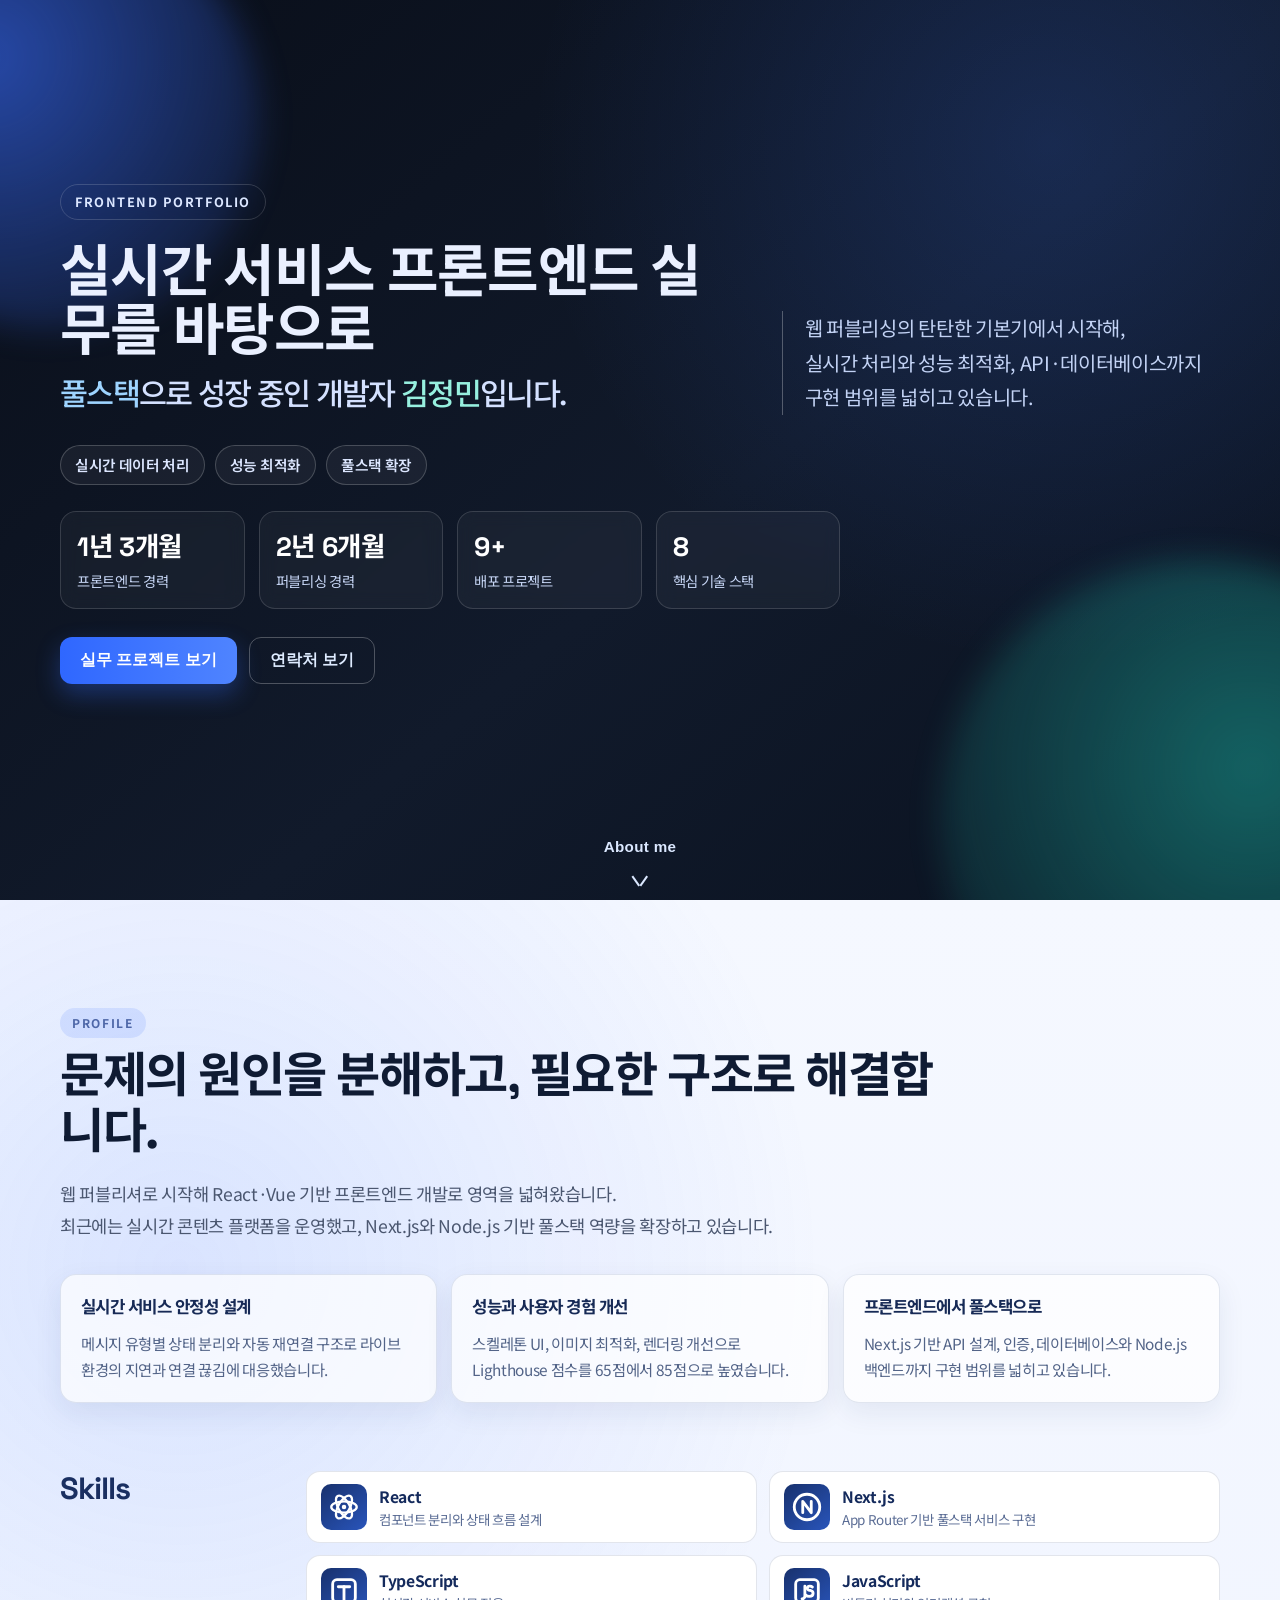
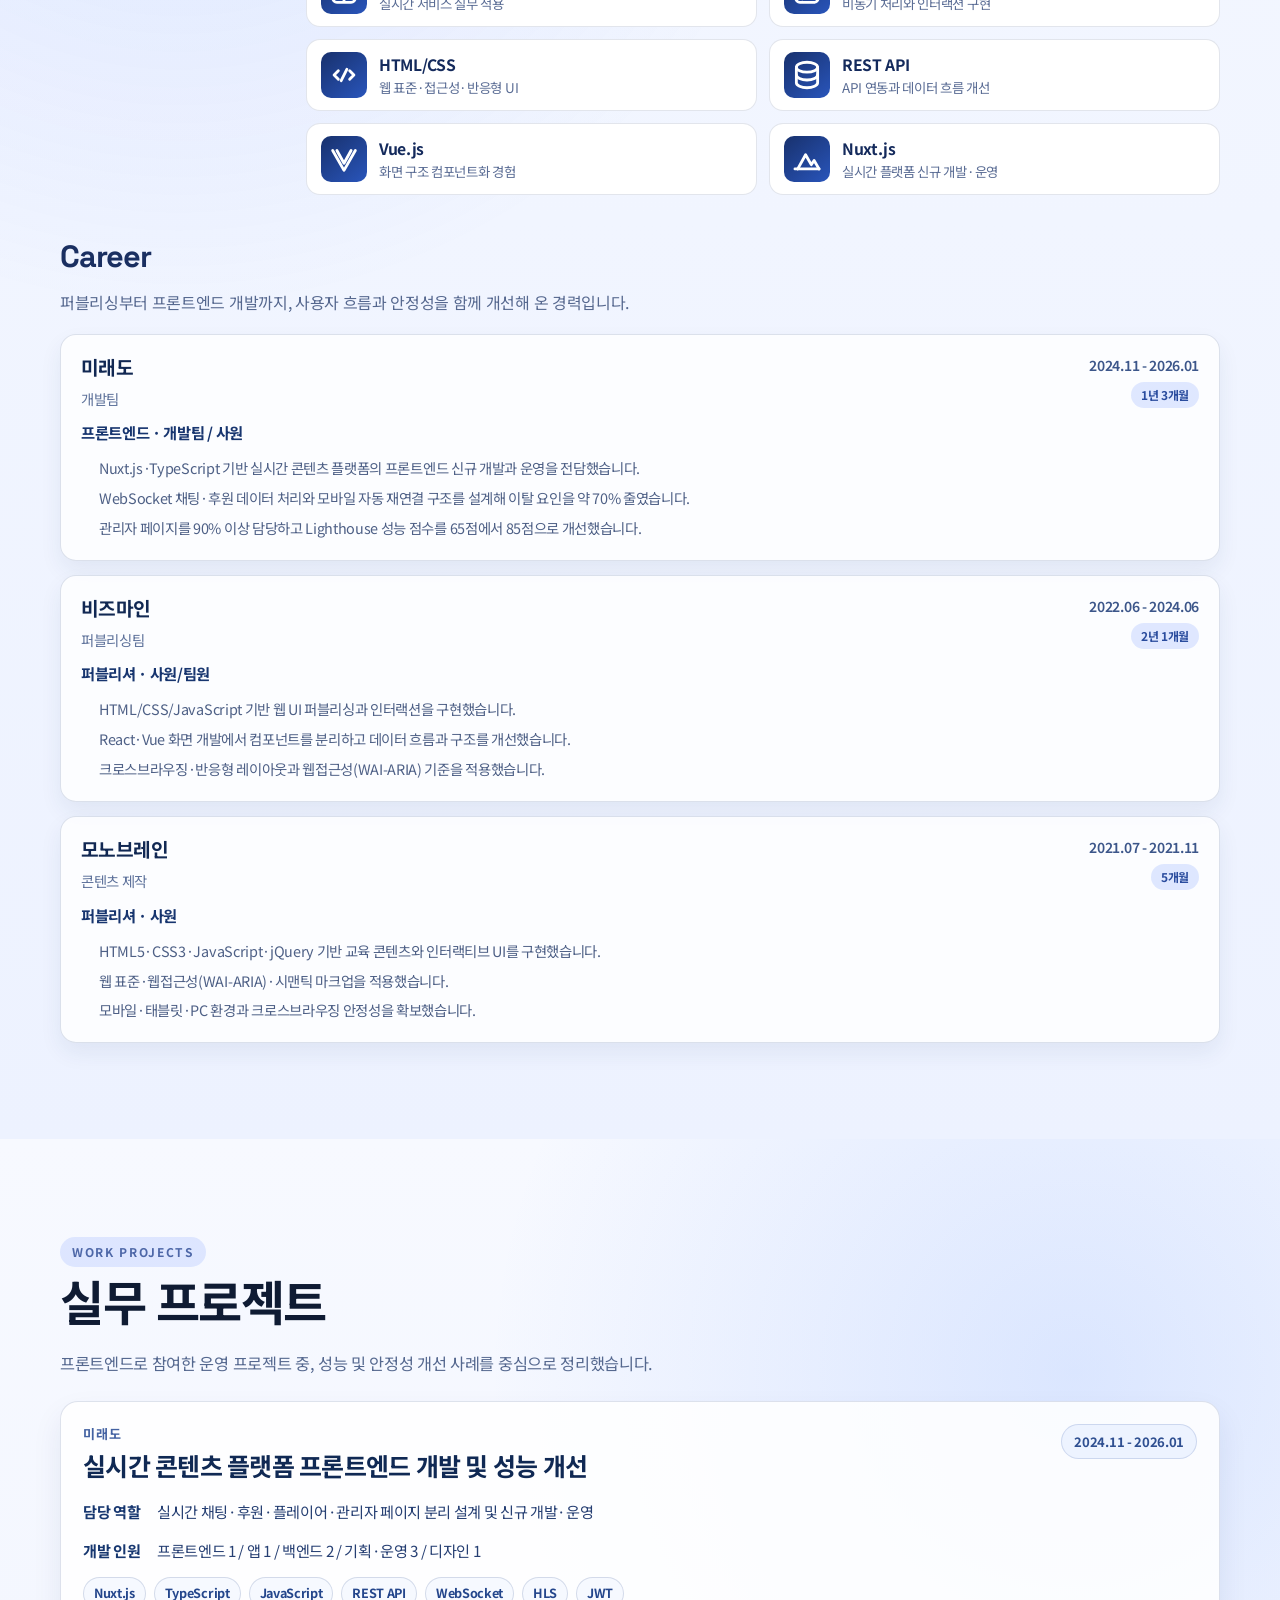
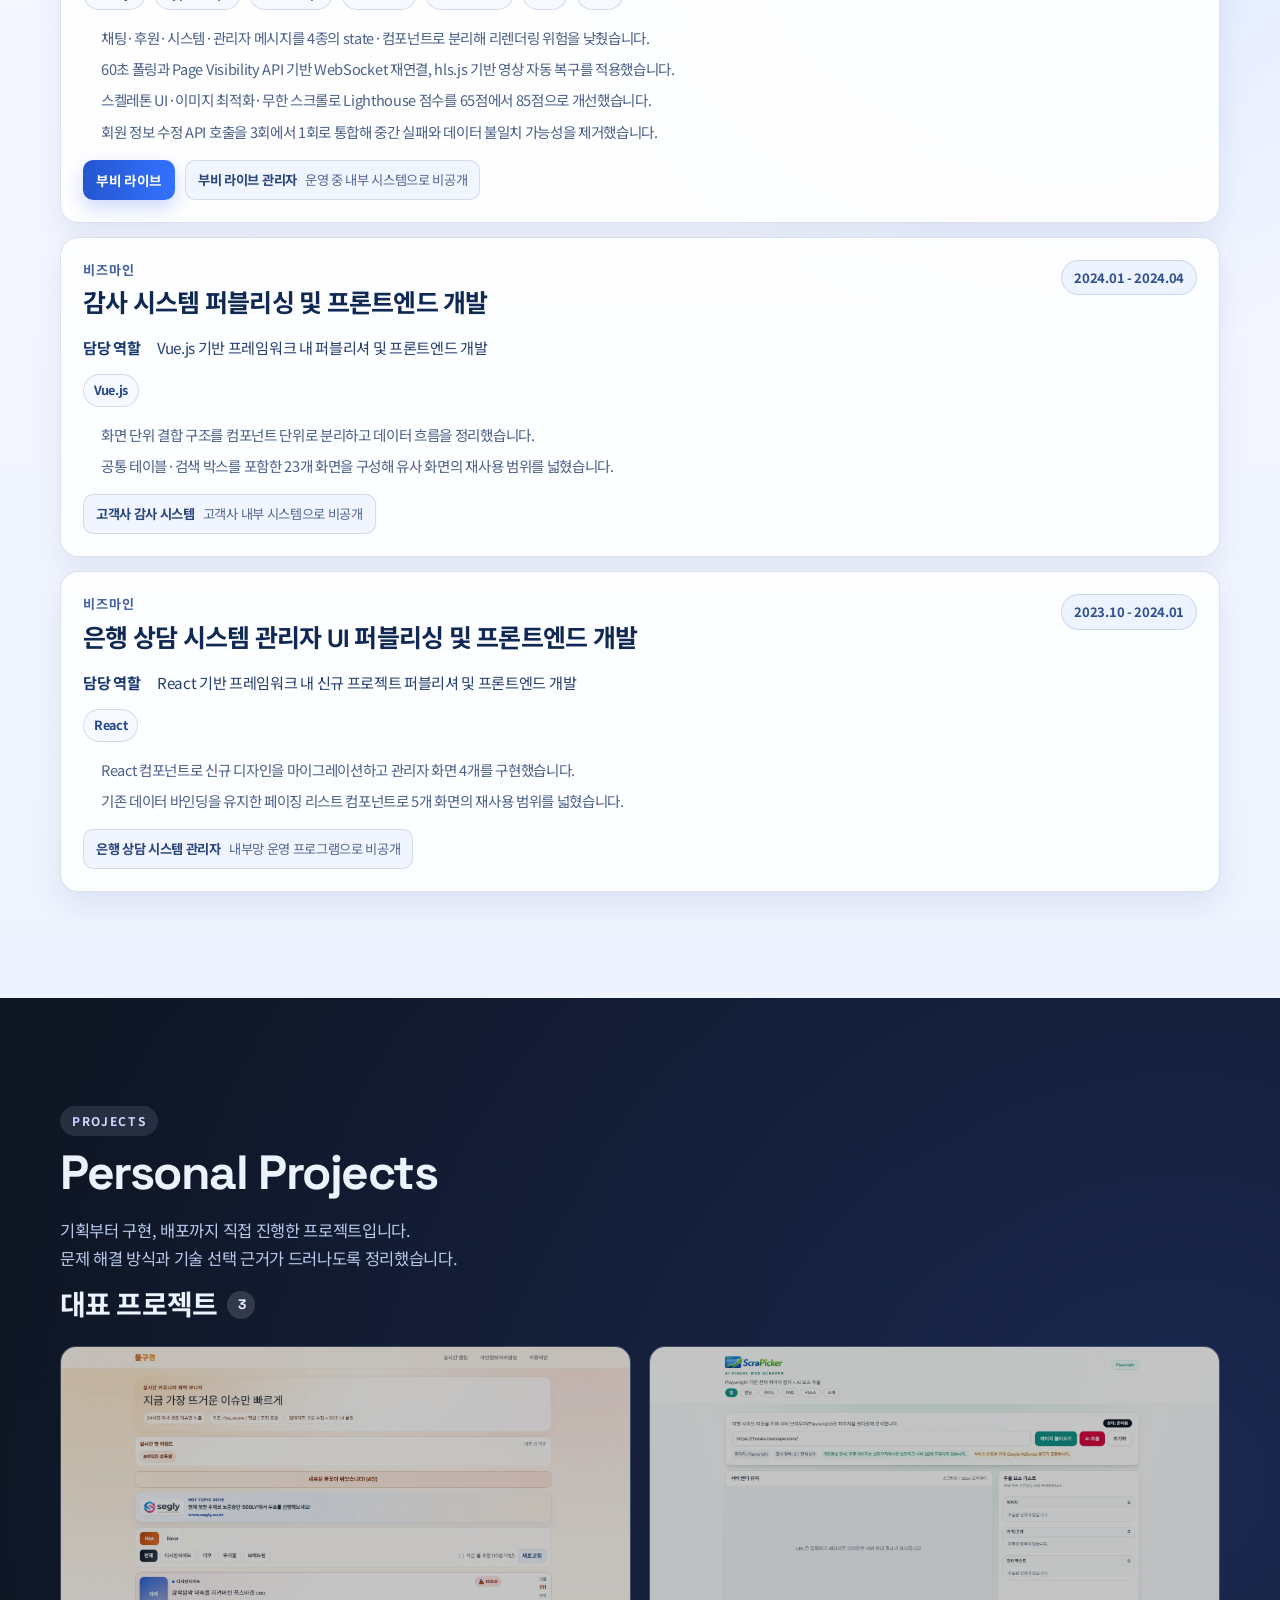
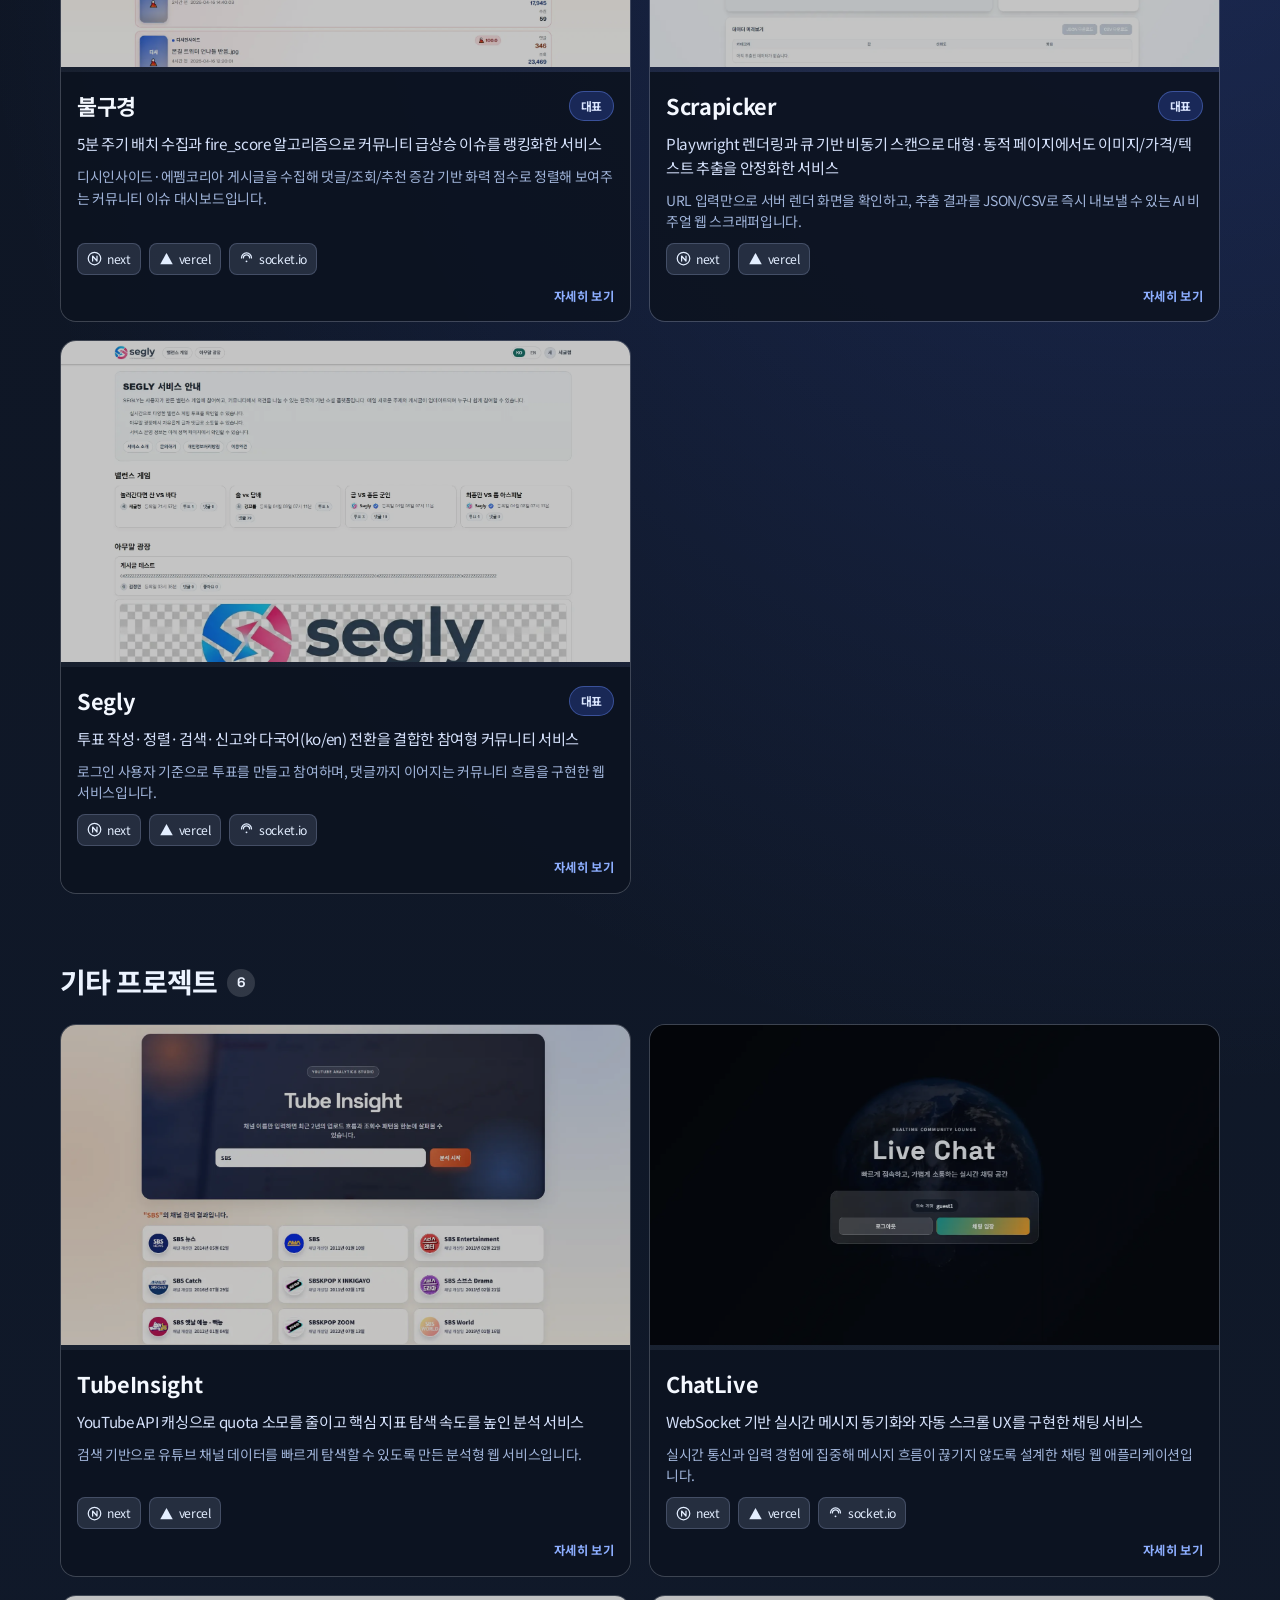
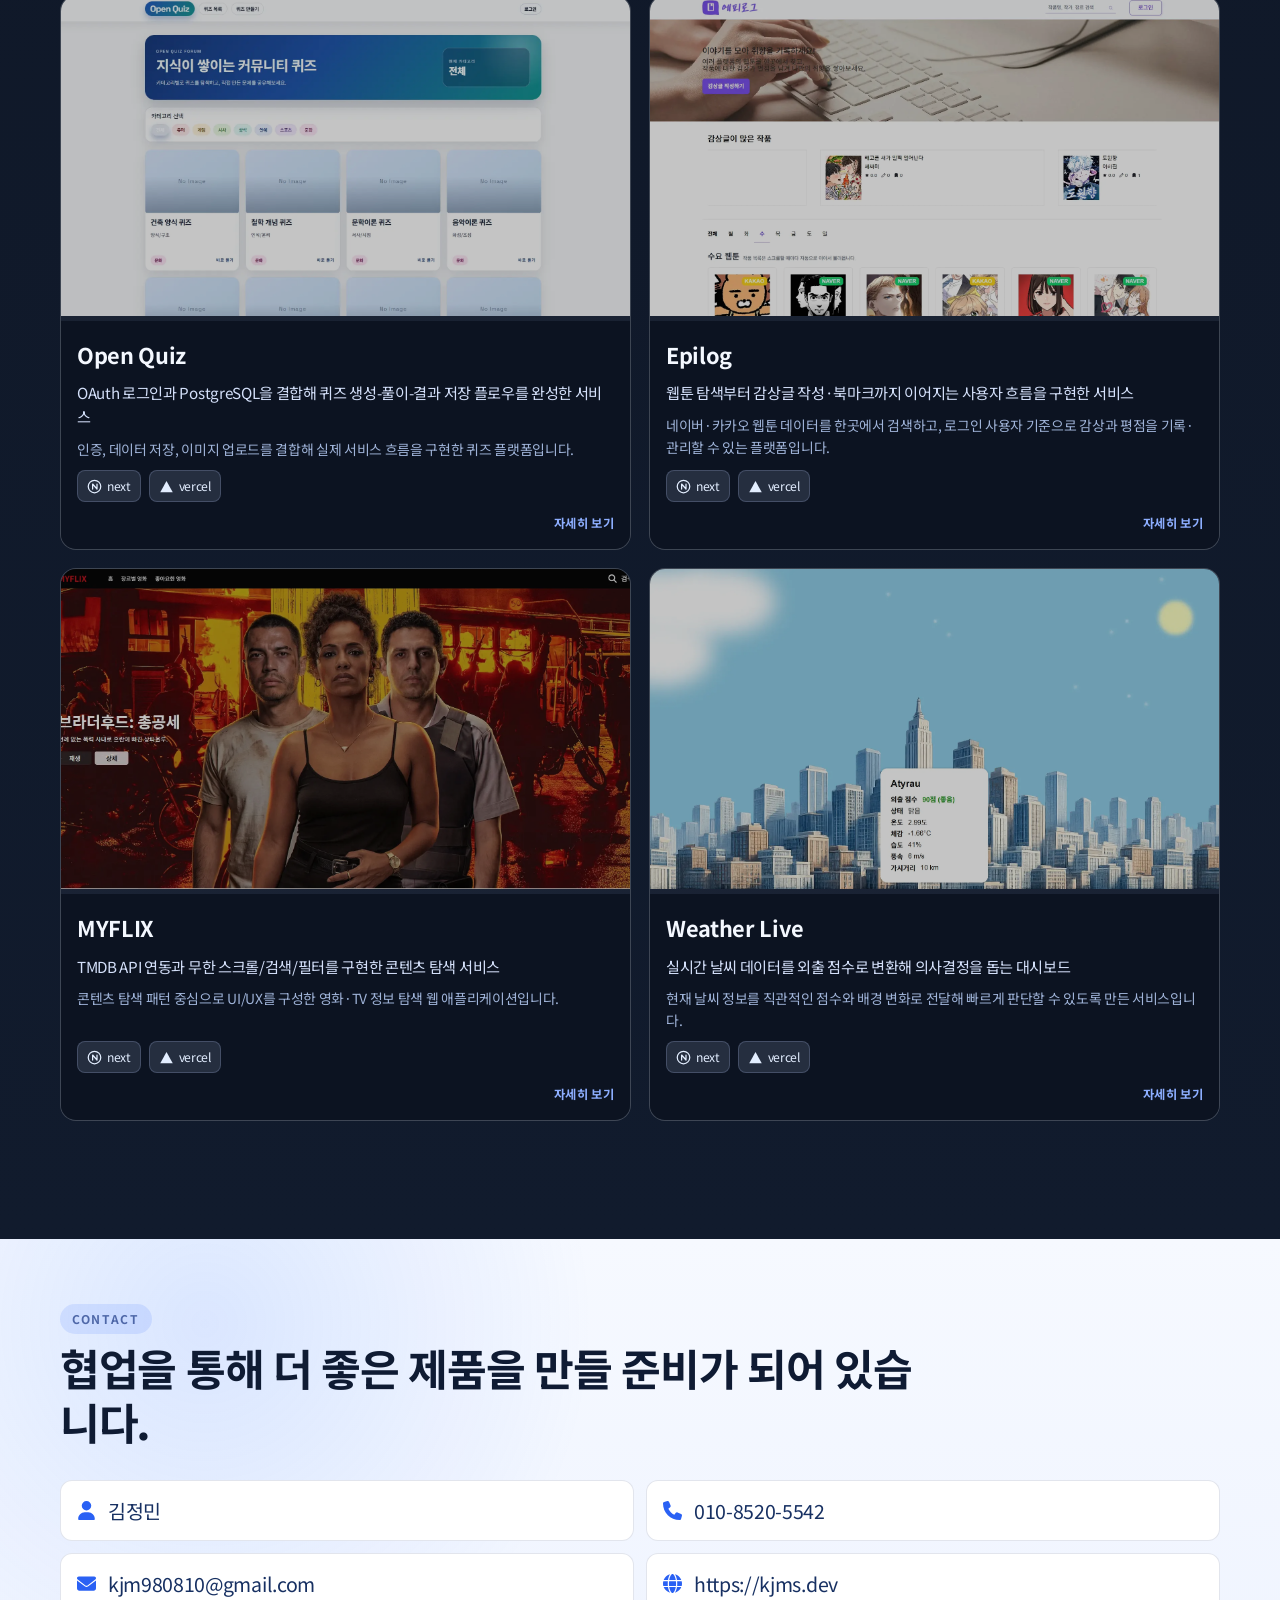
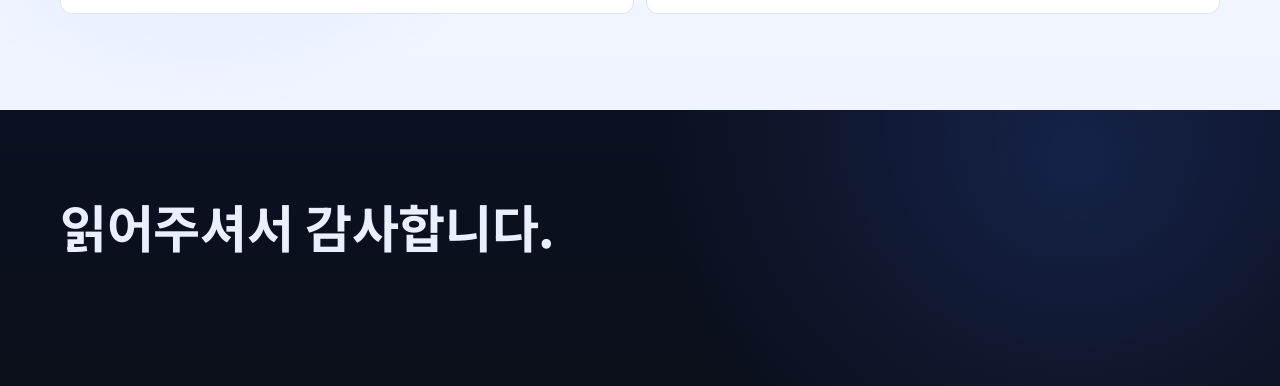
<file: index.html>
<!doctype html><html lang="en"><head><meta charset="utf-8"/><link rel="icon" href="./portfolio_favicon_512.png"><meta name="viewport" content="width=device-width,initial-scale=1"/><meta name="theme-color" content="#000000"/><title>웹개발자 김정민 - 포트폴리오</title><script defer="defer" src="/static/js/main.d77bad0b.js"></script><link href="/static/css/main.69bf2fa1.css" rel="stylesheet"></head><body><noscript>You need to enable JavaScript to run this app.</noscript><div id="root"></div></body></html>
</file>
<file: static/css/main.69bf2fa1.css>
@charset "UTF-8";@import url(https://fonts.googleapis.com/css2?family=Noto+Sans+KR:wght@100..900&display=swap);@import url(https://fonts.googleapis.com/css2?family=Noto+Sans+KR:wght@300;400;500;600;700;800&family=Space+Grotesk:wght@500;600;700&display=swap);a,abbr,acronym,address,applet,article,aside,audio,b,big,blockquote,body,canvas,caption,center,cite,code,dd,del,details,dfn,div,dl,dt,em,embed,fieldset,figcaption,figure,footer,form,h1,h2,h3,h4,h5,h6,header,hgroup,html,i,iframe,img,ins,kbd,label,legend,li,main,mark,menu,nav,object,ol,output,p,pre,q,ruby,s,samp,section,small,span,strike,strong,sub,summary,sup,table,tbody,td,tfoot,th,thead,time,tr,tt,u,ul,var,video{border:0;box-sizing:border-box;margin:0;padding:0;vertical-align:initial}article,aside,details,figcaption,figure,footer,header,hgroup,main,menu,nav,section{display:block}[hidden]{display:none}body{line-height:1}ol,ul{list-style:none}blockquote,q{quotes:none}blockquote:after,blockquote:before,q:after,q:before{content:"";content:none}table{border-collapse:collapse;border-spacing:0}html{font-family:Noto Sans KR,sans-serif}.slick-slider{-webkit-touch-callout:none;-webkit-tap-highlight-color:transparent;box-sizing:border-box;touch-action:pan-y;-webkit-user-select:none;user-select:none;-khtml-user-select:none}.slick-list,.slick-slider{display:block;position:relative}.slick-list{margin:0;overflow:hidden;padding:0}.slick-list:focus{outline:none}.slick-list.dragging{cursor:pointer;cursor:hand}.slick-slider .slick-list,.slick-slider .slick-track{transform:translateZ(0)}.slick-track{display:block;left:0;margin-left:auto;margin-right:auto;position:relative;top:0}.slick-track:after,.slick-track:before{content:"";display:table}.slick-track:after{clear:both}.slick-loading .slick-track{visibility:hidden}.slick-slide{display:none;float:left;height:100%;min-height:1px}[dir=rtl] .slick-slide{float:right}.slick-slide img{display:block}.slick-slide.slick-loading img{display:none}.slick-slide.dragging img{pointer-events:none}.slick-initialized .slick-slide{display:block}.slick-loading .slick-slide{visibility:hidden}.slick-vertical .slick-slide{border:1px solid #0000;display:block;height:auto}.slick-arrow.slick-hidden{display:none}.slick-loading .slick-list{background:#fff url([data-uri]) 50% no-repeat}@font-face{font-family:slick;font-style:normal;font-weight:400;src:url(/static/media/slick.a4e97f5a2a64f0ab1323.eot);src:url(/static/media/slick.a4e97f5a2a64f0ab1323.eot?#iefix) format("embedded-opentype"),url(/static/media/slick.295183786cd8a1389865.woff) format("woff"),url(/static/media/slick.c94f7671dcc99dce43e2.ttf) format("truetype"),url(/static/media/slick.2630a3e3eab21c607e21.svg#slick) format("svg")}.slick-next,.slick-prev{border:none;cursor:pointer;display:block;font-size:0;height:20px;line-height:0;padding:0;position:absolute;top:50%;transform:translateY(-50%);width:20px}.slick-next,.slick-next:focus,.slick-next:hover,.slick-prev,.slick-prev:focus,.slick-prev:hover{background:#0000;color:#0000;outline:none}.slick-next:focus:before,.slick-next:hover:before,.slick-prev:focus:before,.slick-prev:hover:before{opacity:1}.slick-next.slick-disabled:before,.slick-prev.slick-disabled:before{opacity:.25}.slick-next:before,.slick-prev:before{-webkit-font-smoothing:antialiased;-moz-osx-font-smoothing:grayscale;color:#fff;font-family:slick;font-size:20px;line-height:1;opacity:.75}.slick-prev{left:-25px}[dir=rtl] .slick-prev{left:auto;right:-25px}.slick-prev:before{content:"←"}[dir=rtl] .slick-prev:before{content:"→"}.slick-next{right:-25px}[dir=rtl] .slick-next{left:-25px;right:auto}.slick-next:before{content:"→"}[dir=rtl] .slick-next:before{content:"←"}.slick-dotted.slick-slider{margin-bottom:30px}.slick-dots{bottom:-25px;display:block;list-style:none;margin:0;padding:0;position:absolute;text-align:center;width:100%}.slick-dots li{display:inline-block;margin:0 5px;padding:0;position:relative}.slick-dots li,.slick-dots li button{cursor:pointer;height:20px;width:20px}.slick-dots li button{background:#0000;border:0;color:#0000;display:block;font-size:0;line-height:0;outline:none;padding:5px}.slick-dots li button:focus,.slick-dots li button:hover{outline:none}.slick-dots li button:focus:before,.slick-dots li button:hover:before{opacity:1}.slick-dots li button:before{-webkit-font-smoothing:antialiased;-moz-osx-font-smoothing:grayscale;color:#000;content:"•";font-family:slick;font-size:6px;height:20px;left:0;line-height:20px;opacity:.25;position:absolute;text-align:center;top:0;width:20px}.slick-dots li.slick-active button:before{color:#000;opacity:.75}:root{--bg-dark:#0c111c;--bg-dark-2:#141f33;--bg-soft:#f4f7fc;--surface:#fff;--surface-weak:#eef2fa;--line-soft:#0a152d24;--line-dark:#ffffff29;--text-primary:#0f1b33;--text-muted:#4b5770;--text-light:#eaf0ff;--accent:#2c63ff;--accent-soft:#2c63ff24;--success:#2ea86a}.three-cursor-layer{inset:0;opacity:.35;pointer-events:none;position:fixed;z-index:1}.no-scroll{overflow:hidden}#root,.App,body,html{min-height:100%;width:100%}body{background:#f4f7fc;background:var(--bg-soft);color:#0f1b33;color:var(--text-primary);font-family:Noto Sans KR,sans-serif;letter-spacing:-.02em;line-height:1.5}.App{overflow:hidden}.App h1,.App h2,.App h3,.App h4{font-family:Space Grotesk,Noto Sans KR,sans-serif;letter-spacing:-.03em;margin:0}section{position:relative}.container{margin:0 auto;width:min(1160px,calc(100% - 48px))}.h100{height:100%}.bold{font-weight:700}.center_box{display:flex;flex-direction:column;justify-content:center;min-height:100vh;padding:88px 0 120px;position:relative;z-index:2}.hero_blur{border-radius:999px;filter:blur(16px);pointer-events:none;position:absolute}.hero_blur.hero_blur_one{background:radial-gradient(circle at 35% 35%,#396dff9e,#396dff00);height:420px;left:-160px;top:-90px;width:420px}.hero_blur.hero_blur_two{background:radial-gradient(circle at 60% 40%,#21d9c366,#21d9c300);bottom:-180px;height:520px;right:-180px;width:520px}section.sec_01{background:radial-gradient(circle at 82% 16%,#3d77ff2e,#0000 40%),linear-gradient(140deg,#090e19,#111a2b 56%,#0a1220);color:#eaf0ff;color:var(--text-light)}.hero_label{-webkit-backdrop-filter:blur(8px);backdrop-filter:blur(8px);border:1px solid #ffffff29;border:1px solid var(--line-dark);border-radius:999px;color:#dbe6ff;font-size:.8rem;font-weight:700;letter-spacing:.12em;padding:7px 14px;text-transform:uppercase;width:-webkit-fit-content;width:-moz-fit-content;width:fit-content}.graphic_wrap{grid-gap:40px;align-items:end;display:grid;gap:40px;grid-template-columns:minmax(0,1.4fr) minmax(0,.9fr);margin-top:22px}.hero_title{font-size:clamp(2.4rem,6vw,3.5rem);font-weight:700;line-height:1.06}.hero_tagline{color:#d4e1ff;display:block;font-size:clamp(1.25rem,2.4vw,1.9rem);font-weight:500;line-height:1.28;margin-top:16px}.sub_text{text-wrap:balance;border-left:1px solid #ffffff47;color:#c2d2f4;font-size:clamp(1rem,1.8vw,1.24rem);line-height:1.75;padding-left:22px}.upAnimate.an1{animation:upAnimate 2s linear 0s infinite;color:#9ed4ff}.upAnimate.an1,.upAnimate.an2{display:inline-block;position:relative}.upAnimate.an2{animation:upAnimate 2s linear 1s infinite;color:#97f0df}.hero_focus{display:flex;flex-wrap:wrap;gap:10px;margin-top:30px}.hero_focus li{background:#ffffff0d;border:1px solid #fff3;border-radius:999px;color:#dce6ff;font-size:.92rem;font-weight:600;padding:8px 14px}.hero_stats{grid-gap:14px;display:grid;gap:14px;grid-template-columns:repeat(4,minmax(0,1fr));margin-top:26px;max-width:780px}.hero_stats .stat_item{-webkit-backdrop-filter:blur(8px);backdrop-filter:blur(8px);background:#ffffff0a;border:1px solid #ffffff24;border-radius:16px;padding:16px}.hero_stats .stat_item strong{color:#fff;display:block;font-family:Space Grotesk,Noto Sans KR,sans-serif;font-size:1.66rem}.hero_stats .stat_item span{color:#c6d5f4;display:block;font-size:.9rem;margin-top:2px}.hero_actions{display:flex;gap:12px;margin-top:28px}.hero_btn{border:none;border-radius:12px;cursor:pointer;font-size:.97rem;font-weight:700;padding:12px 20px;transition:transform .24s ease,box-shadow .24s ease,background-color .24s ease}.hero_btn.primary{background:linear-gradient(90deg,#2f67ff,#4f84ff);box-shadow:0 10px 24px #356dff54;color:#fff}.hero_btn.secondary{background:#0000;border:1px solid #ffffff42;color:#deebff}.hero_btn:hover{transform:translateY(-2px)}.hero_btn.primary:hover{box-shadow:0 14px 28px #356dff63}.hero_btn.secondary:hover{background:#ffffff14}.about_arrow{background:#0000;border:none;bottom:44px;color:#dbe8ff;cursor:pointer;font-size:.95rem;font-weight:600;left:50%;letter-spacing:.02em;position:absolute;transform:translateX(-50%)}.about_arrow:after,.about_arrow:before{background:#dbe8ff;bottom:-26px;content:"";height:2px;position:absolute;width:12px}.about_arrow:before{animation:arrowA 1s 0s infinite;left:calc(50% - 10px);transform:rotate(55deg);transform-origin:center}.about_arrow:after{animation:arrowA 1s 0s infinite;left:calc(50% - 2px);transform:rotate(-55deg);transform-origin:center}.section_label{background:#2c63ff1f;border-radius:999px;color:#4e67a8;font-size:.75rem;font-weight:700;letter-spacing:.14em;margin-bottom:10px;padding:6px 12px;text-transform:uppercase;width:-webkit-fit-content;width:-moz-fit-content;width:fit-content}.section_label.light{background:#ccdbff1f;color:#ccd9ff}section.sec_02{background:radial-gradient(circle at 14% 20%,#396fff24,#0000 35%),linear-gradient(180deg,#f5f8ff,#edf2ff);color:#0f1b33;color:var(--text-primary)}section.sec_02 .container{position:relative;z-index:2}.introduce_wrap{padding:108px 0 40px}.introduce_wrap h2{font-size:clamp(2rem,4vw,3rem);font-weight:700;line-height:1.17;max-width:900px}.intro_copy{color:#4b5770;color:var(--text-muted);font-size:1.1rem;line-height:1.8;margin-top:18px;max-width:920px}.strength_list{grid-gap:14px;display:grid;gap:14px;grid-template-columns:repeat(3,minmax(0,1fr));margin-top:32px}.strength_list li{background:#ffffffb3;border:1px solid #193a7a1f;border-radius:16px;box-shadow:0 10px 28px #16326a14;padding:20px}.strength_list li h3{color:#172a56;font-size:1.05rem;font-weight:700}.strength_list li p{color:#536488;font-size:.96rem;line-height:1.7;margin-top:10px}.skills_wrap{grid-gap:26px;align-items:start;display:grid;gap:26px;grid-template-columns:220px 1fr;margin-top:28px;padding-bottom:0}.skills_title{color:#1a2f61;font-size:clamp(1.7rem,2.4vw,2.1rem);font-weight:700;line-height:1.2}.skill_list{grid-gap:12px;display:grid;gap:12px;grid-template-columns:repeat(2,minmax(0,1fr))}.skill_list li{align-items:center;background:#fff;border:1px solid #102c621f;border-radius:14px;display:flex;gap:12px;padding:12px 14px;transition:transform .2s ease,box-shadow .2s ease}.skill_list li svg{background:linear-gradient(140deg,#18316d,#2955bb);border-radius:10px;color:#fff;min-height:34px;min-width:34px;padding:6px}.skill_list li:hover{box-shadow:0 8px 18px #102c621f;transform:translateY(-2px)}.skill_list li .skill_name{color:#142a5c;font-size:.98rem;font-weight:700}.skill_list li .skill_context{color:#5b6d95;font-size:.84rem;line-height:1.45;margin-top:2px}.career_wrap{margin-top:44px;padding-bottom:96px}.career_title{color:#1a2f61;font-size:clamp(1.7rem,2.4vw,2.1rem);font-weight:700;line-height:1.2}.career_intro{color:#56688f;font-size:1rem;line-height:1.75;margin-top:12px;max-width:920px}.career_list{grid-gap:14px;display:grid;gap:14px;margin-top:18px}.career_list>li{background:#fffc;border:1px solid #14327024;border-radius:16px;box-shadow:0 10px 22px #16326a12;padding:20px}.career_top{align-items:flex-start;display:flex;gap:14px;justify-content:space-between}.career_top h4{color:#112853;font-size:1.2rem;font-weight:700}.career_team{color:#5e729b;font-size:.9rem;margin-top:4px}.career_meta{color:#3c568a;text-align:right}.career_meta p{font-size:.88rem;font-weight:600;margin:0}.career_meta span{background:#2c63ff24;border-radius:999px;color:#2a4c9e;display:inline-block;font-size:.75rem;font-weight:700;margin-top:6px;padding:4px 10px}.career_role{color:#17356f;font-size:.96rem;font-weight:700;margin-top:12px}.career_points{color:#4e6086;font-size:.9rem;line-height:1.66;margin:12px 0 0;padding-left:18px}.career_points li+li{margin-top:6px}section.sec_work{background:radial-gradient(circle at 84% 16%,#4f88ff29,#0000 36%),linear-gradient(180deg,#f7f9ff,#eef3ff);color:#0f1b33;color:var(--text-primary);padding:98px 0 106px}.work_title{font-size:clamp(2rem,4vw,3rem);font-weight:700;line-height:1.15}.work_intro{color:#55688f;font-size:1.02rem;line-height:1.72;margin-top:16px;max-width:920px}.work_list{grid-gap:14px;display:grid;gap:14px;margin-top:24px}.work_list>li{background:#ffffffdb;border:1px solid #18377824;border-radius:18px;box-shadow:0 14px 30px #112b6014;padding:22px}.work_head{align-items:flex-start;display:flex;gap:12px;justify-content:space-between}.work_company{color:#4462a2;font-size:.82rem;font-weight:700;letter-spacing:.08em;margin:0;text-transform:uppercase}.work_head h3{color:#102954;font-size:clamp(1.2rem,2.3vw,1.56rem);font-weight:700;line-height:1.35;margin-top:8px}.work_period{background:#edf3ff;border:1px solid #385aa52e;border-radius:999px;color:#2f4f91;font-size:.82rem;font-weight:700;margin:0;padding:7px 12px;white-space:nowrap}.work_role,.work_team{color:#263f73;font-size:.95rem;line-height:1.65;margin-top:14px}.work_role span,.work_team span{color:#173770;display:inline-block;font-weight:700;min-width:74px}.work_stack{display:flex;flex-wrap:wrap;gap:8px;margin-top:14px}.work_stack span{background:#f6f9ff;border:1px solid #1e3c7e29;border-radius:999px;color:#24468c;font-size:.79rem;font-weight:700;padding:6px 10px}.work_points{color:#4c608a;font-size:.91rem;line-height:1.66;margin:16px 0 0;padding-left:18px}.work_points li+li{margin-top:7px}.work_services{display:flex;flex-wrap:wrap;gap:10px;margin-top:16px}.work_services a{align-items:center;background:linear-gradient(90deg,#2456cf,#3372ff);border-radius:10px;box-shadow:0 8px 18px #3163e63d;color:#fff;display:inline-flex;font-size:.85rem;font-weight:700;padding:9px 13px;text-decoration:none}.work_services a:hover{filter:brightness(.97)}.work_services .private{align-items:center;background:#eef3ffd1;border:1px solid #29458226;border-radius:10px;color:#29467e;display:inline-flex;font-size:.83rem;gap:8px;margin:0;padding:9px 12px}.work_services .private strong{font-weight:700}.work_services .private span{color:#556894}section.sec_03{background:radial-gradient(circle at 92% 14%,#4b71ff33,#0000 38%),linear-gradient(180deg,#0e1523,#111b2d);color:#ecf3ff}.project_wrap{padding:108px 0 118px}section.sec_03 h2{font-size:clamp(2rem,4vw,3rem);font-weight:700;line-height:1.12}.project_intro{color:#b7c8ea;font-size:1.03rem;line-height:1.7;margin-top:16px}.project_group_title{align-items:center;display:flex;font-size:clamp(1.35rem,2.3vw,1.75rem);font-weight:700;gap:10px;margin-top:24px}.project_group_title span{align-items:center;background:#ffffff24;border-radius:999px;display:inline-flex;font-size:.86rem;height:28px;justify-content:center;min-width:28px}.project_group_title.other{margin-top:68px}.project-inner{margin-top:12px}.prject_list{display:flex;flex-wrap:wrap;gap:18px;padding-top:20px}.prject_list li{background:#ffffff0a;border:1px solid #ffffff29;border-radius:16px;cursor:pointer;display:flex;flex-direction:column;overflow:hidden;transition:transform .25s ease,box-shadow .25s ease,border-color .25s ease;width:calc(50% - 9px)}.prject_list li .thumb{flex-shrink:0;overflow:hidden;position:relative}.service_status{background:#18140ae6;border:1px solid #ffd16680;border-radius:6px;bottom:12px;color:#ffe29a;font-size:.75rem;font-weight:700;left:12px;line-height:1.4;max-width:calc(100% - 24px);padding:7px 10px;position:absolute}.prject_list li .thumb img{aspect-ratio:16/9;filter:saturate(.88) brightness(.77);object-fit:cover;transition:transform .35s ease,filter .35s ease;width:100%}.prject_list li .thumbOverlay{align-items:center;background:linear-gradient(180deg,#0c142438,#0c1424c7);display:flex;inset:0;justify-content:center;opacity:0;position:absolute;transition:opacity .25s ease}.prject_list li .thumbOverlay .detailCta{border:1px solid #ffffffe6;border-radius:999px;color:#fff;font-size:.82rem;font-weight:700;letter-spacing:.06em;padding:9px 16px}.prject_list li .exp{background:#0c1220e6;display:flex;flex-direction:column;gap:10px;height:100%;padding:18px 16px 16px}.prject_list li .exp .titleRow{align-items:center;display:flex;gap:10px;justify-content:space-between}.prject_list li .exp .title{color:#f4f8ff;font-size:1.36rem;font-weight:700}.prject_list li .exp .badge{background:#446fff3d;border:1px solid #6d8fff66;border-radius:999px;color:#dce7ff;font-size:.74rem;font-weight:700;padding:5px 11px}.prject_list li .exp .impact{color:#d4e0fa;font-size:.95rem;line-height:1.55}.prject_list li .exp .summary{-webkit-line-clamp:2;-webkit-box-orient:vertical;color:#9fb3d8;display:-webkit-box;font-size:.87rem;line-height:1.55;overflow:hidden}.card_footer{display:flex;flex-direction:column;gap:12px;margin-top:auto}.prject_list li .exp .tags{display:flex;flex-wrap:wrap;gap:8px}.prject_list li .exp .tags .tag{align-items:center;background:#bed1ff24;border:1px solid #bed1ff33;border-radius:8px;color:#e3eeff;display:inline-flex;font-size:.76rem;gap:5px;padding:6px 9px}.prject_list li .exp .tags .tag svg{height:15px;width:15px}.open_hint{color:#8daeff;font-size:.77rem;font-weight:700;letter-spacing:.03em;margin-left:auto;width:-webkit-fit-content;width:-moz-fit-content;width:fit-content}.prject_list li:hover{border-color:#96b1ff99;box-shadow:0 24px 36px #070e1b6b;transform:translateY(-6px)}.prject_list li:hover .thumbOverlay{opacity:1}.prject_list li:hover .thumb img{filter:saturate(1) brightness(.6);transform:scale(1.06)}.prject_list.secondary li .exp .badge{display:none}.popup{inset:0;position:fixed;z-index:40}.popup .dim{-webkit-backdrop-filter:blur(4px);backdrop-filter:blur(4px);background:#050a12a8;inset:0;position:absolute}.popup .inner{background:#f8fbff;border-radius:20px;box-shadow:0 18px 42px #050d1a73;left:50%;max-height:min(90dvh,900px);overflow:hidden;position:absolute;top:50%;transform:translate(-50%,-50%);width:min(1120px,calc(100% - 28px))}.popup .inner .scroll{max-height:min(90dvh,900px);overflow:auto;padding:28px 24px 28px 28px;width:100%}.popup .inner .title{align-items:center;color:#0f1f46;display:flex;font-size:clamp(1.85rem,4vw,2.45rem);font-weight:700;gap:10px;justify-content:space-between}.popup .inner .popupClose{align-items:center;background:#fff;border:1px solid #112e6829;border-radius:50%;color:#1a3271;cursor:pointer;display:inline-flex;font-size:1.2rem;height:42px;justify-content:center;transition:background-color .2s ease;width:42px}.popup .inner .popupClose:hover{background:#eef4ff}.popup .inner .subTitle{color:#1d356d;font-size:clamp(1.2rem,2.4vw,1.7rem);font-weight:600;line-height:1.38;margin-top:16px}.popup_status{background:#fff7d9;border:1px solid #e7c667;border-radius:6px;color:#725a16;font-size:.86rem;font-weight:700;line-height:1.45;margin-top:12px;padding:9px 11px;width:-webkit-fit-content;width:-moz-fit-content;width:fit-content}.contribution{background:#fff;border:1px solid #1f3f852e;border-radius:8px;margin-top:16px;padding:14px}.contribution>strong{color:#1f3871;display:block;font-size:.9rem}.contribution_items{grid-gap:10px;display:grid;gap:10px;grid-template-columns:repeat(2,minmax(0,1fr));margin-top:9px}.contribution_items span{align-items:center;background:#edf3ff;border-left:3px solid #2a61f4;color:#3f527b;display:flex;font-size:.88rem;font-weight:600;gap:12px;justify-content:space-between;padding:10px 12px}.contribution_items b{color:#173b91;font-size:1rem}.popup .inner .impactTag{background:#edf3ff;border:1px solid #2149992e;border-radius:10px;color:#1f3f85;font-size:.9rem;font-weight:600;line-height:1.5;margin-top:14px;padding:10px 12px;width:-webkit-fit-content;width:-moz-fit-content;width:fit-content}.popup .inner .summary{color:#46567d;font-size:1rem;line-height:1.72;margin-top:14px}.popup .inner .popup_sections{grid-gap:12px;display:grid;gap:12px;grid-template-columns:repeat(3,minmax(0,1fr));margin-top:20px}.popup .inner .popup_sections .popup_section{background:#fff;border:1px solid #14327024;border-radius:12px;padding:14px}.popup .inner .popup_sections .popup_section h4{color:#1f3871;font-size:.95rem;margin-bottom:8px}.popup .inner .popup_sections .popup_section ul{margin:0;padding-left:16px}.popup .inner .popup_sections .popup_section li{color:#4a5b83;font-size:.89rem;line-height:1.6}.popup .inner .img{border-radius:14px;margin-top:28px;overflow:hidden}.popup .inner .img img{aspect-ratio:16/9;object-fit:cover;width:100%}.popup .inner .slick-dots{bottom:10px}.popup .inner .slick-next,.popup .inner .slick-prev{z-index:4}.popup .inner .slick-prev{left:16px}.popup .inner .slick-next{right:16px}.project_links{display:flex;gap:10px;justify-content:center;margin:22px auto 4px}.popup .inner .button.Link{background:linear-gradient(90deg,#1e4ec5,#2f66f9);border:none;border-radius:12px;box-shadow:0 10px 20px #245de74d;color:#fff;cursor:pointer;font-size:.95rem;font-weight:700;line-height:1;margin:22px 0 4px;padding:13px 22px}.popup .inner .button.Link.github{background:#fff;border:1px solid #23314f;box-shadow:none;color:#18243d}.popup .inner .button.Link:hover{filter:brightness(.97)}section.sec_04{background:radial-gradient(circle at 16% 18%,#4f88ff29,#0000 34%),linear-gradient(180deg,#f6f9ff,#eff4ff);color:#0f1b33;color:var(--text-primary);padding-top:65px}.contact_title{font-size:clamp(1.9rem,4vw,2.7rem);font-weight:700;line-height:1.25;max-width:880px;padding:0 0 28px}.contact-wrap{grid-gap:12px;display:grid;gap:12px;grid-template-columns:repeat(2,minmax(0,1fr));padding-bottom:96px}.contact-item{align-items:center;background:#fff;border:1px solid #112f6f1f;border-radius:12px;color:#173062;display:flex;font-size:clamp(1.04rem,2vw,1.22rem);gap:12px;padding:15px 16px}.contact-item svg{color:#2a61f4;height:19px;width:19px}.contact-item a{color:inherit;text-decoration:none}.contact-item a:hover{text-decoration:underline}section.sec_05{background:radial-gradient(circle at 84% 18%,#456eff2e,#0000 38%),linear-gradient(180deg,#0b1120,#0a0f1a);color:#e8efff;padding:88px 0}.end_text{font-size:clamp(2rem,6vw,3.2rem);font-weight:700;line-height:1.13}.end_sub{color:#b2c3e7;font-size:1.02rem;line-height:1.72;margin-top:14px;max-width:760px}@keyframes upAnimate{0%{transform:translateY(0)}50%{transform:translateY(-5px)}to{transform:translateY(0)}}@keyframes arrowA{0%,to{transform:translateY(0)}50%{transform:translateY(4px)}}@media screen and (max-width:1240px){.graphic_wrap{gap:22px;grid-template-columns:1fr}.sub_text{border-left:none;border-top:1px solid #ffffff42;max-width:740px;padding-left:0;padding-top:18px}.strength_list{grid-template-columns:repeat(2,minmax(0,1fr))}.skills_wrap{gap:16px;grid-template-columns:1fr}.career_top{flex-direction:column}.career_meta{text-align:left}.work_head{flex-direction:column}.work_period{white-space:normal}}@media screen and (max-width:1024px){.container{width:min(960px,calc(100% - 34px))}.center_box{min-height:auto;padding:96px 0 126px}.hero_stats{max-width:none}.prject_list li{width:100%}.project_group_title.other{margin-top:52px}.popup .inner .popup_sections{grid-template-columns:repeat(2,minmax(0,1fr))}.contact-wrap{grid-template-columns:1fr}}@media screen and (max-width:760px){.container{width:calc(100% - 24px)}.center_box{padding:86px 0 96px}.hero_label{font-size:.7rem;letter-spacing:.1em}.hero_title{font-size:clamp(1.6rem,10vw,1.8rem);line-height:1.13}.hero_tagline{font-size:1.13rem;line-height:1.4}.sub_text{font-size:.95rem;line-height:1.65}.hero_focus{margin-top:20px}.hero_focus li{font-size:.8rem;padding:6px 11px}.hero_stats{gap:10px;grid-template-columns:1fr;margin-top:18px}.hero_stats .stat_item{padding:13px}.hero_stats .stat_item strong{font-size:1.4rem}.hero_actions{flex-direction:column;margin-top:20px;width:100%}.hero_btn{width:100%}.about_arrow{bottom:26px;font-size:.86rem}.introduce_wrap{padding:76px 0 34px}.intro_copy{font-size:.97rem;line-height:1.7}.strength_list{grid-template-columns:1fr;margin-top:20px}.skills_wrap{margin-top:16px;padding-bottom:0}.skill_list{grid-template-columns:1fr}.career_wrap{margin-top:26px;padding-bottom:68px}.career_list>li{padding:16px 14px}.career_title{font-size:1.45rem}.career_intro{font-size:.93rem;line-height:1.65}.career_top h4{font-size:1.05rem}.career_role{font-size:.9rem;margin-top:9px}.career_points{font-size:.84rem;line-height:1.58;margin-top:10px}section.sec_work{padding:78px 0 84px}.work_intro{font-size:.93rem;line-height:1.65}.work_list{gap:12px;margin-top:18px}.work_list>li{border-radius:14px;padding:16px 14px}.work_head h3{font-size:1.03rem;line-height:1.45;margin-top:7px}.work_period{font-size:.74rem;padding:6px 9px}.work_role,.work_team{font-size:.85rem;line-height:1.55;margin-top:10px}.work_role span,.work_team span{min-width:62px}.work_stack{margin-top:10px}.work_stack span{font-size:.72rem;padding:5px 8px}.work_points{font-size:.82rem;line-height:1.55}.work_points,.work_services{margin-top:12px}.work_services .private,.work_services a{font-size:.76rem}.project_wrap{padding:78px 0 88px}.project_intro{font-size:.93rem}.project_group_title{margin-top:18px}.project_group_title.other{margin-top:42px}.popup .inner{border-radius:14px;width:calc(100% - 16px)}.popup .inner .scroll{padding:20px 14px 18px}.popup .inner .subTitle{margin-top:10px}.contribution_items{grid-template-columns:1fr}.popup .inner .impactTag{font-size:.84rem;margin-top:10px}.popup .inner .summary{font-size:.92rem;margin-top:10px}.project_links{flex-direction:column}.popup .inner .popup_sections{grid-template-columns:1fr;margin-top:14px}.popup .inner .img{margin-top:18px}.contact_title{padding-bottom:18px}.contact-wrap{padding-bottom:72px}.contact-item{font-size:.95rem;word-break:break-all}section.sec_05{padding:72px 0}.end_sub{font-size:.93rem}}[data-aos][data-aos][data-aos-duration="50"],body[data-aos-duration="50"] [data-aos]{transition-duration:50ms}[data-aos][data-aos][data-aos-delay="50"],body[data-aos-delay="50"] [data-aos]{transition-delay:0}[data-aos][data-aos][data-aos-delay="50"].aos-animate,body[data-aos-delay="50"] [data-aos].aos-animate{transition-delay:50ms}[data-aos][data-aos][data-aos-duration="100"],body[data-aos-duration="100"] [data-aos]{transition-duration:.1s}[data-aos][data-aos][data-aos-delay="100"],body[data-aos-delay="100"] [data-aos]{transition-delay:0}[data-aos][data-aos][data-aos-delay="100"].aos-animate,body[data-aos-delay="100"] [data-aos].aos-animate{transition-delay:.1s}[data-aos][data-aos][data-aos-duration="150"],body[data-aos-duration="150"] [data-aos]{transition-duration:.15s}[data-aos][data-aos][data-aos-delay="150"],body[data-aos-delay="150"] [data-aos]{transition-delay:0}[data-aos][data-aos][data-aos-delay="150"].aos-animate,body[data-aos-delay="150"] [data-aos].aos-animate{transition-delay:.15s}[data-aos][data-aos][data-aos-duration="200"],body[data-aos-duration="200"] [data-aos]{transition-duration:.2s}[data-aos][data-aos][data-aos-delay="200"],body[data-aos-delay="200"] [data-aos]{transition-delay:0}[data-aos][data-aos][data-aos-delay="200"].aos-animate,body[data-aos-delay="200"] [data-aos].aos-animate{transition-delay:.2s}[data-aos][data-aos][data-aos-duration="250"],body[data-aos-duration="250"] [data-aos]{transition-duration:.25s}[data-aos][data-aos][data-aos-delay="250"],body[data-aos-delay="250"] [data-aos]{transition-delay:0}[data-aos][data-aos][data-aos-delay="250"].aos-animate,body[data-aos-delay="250"] [data-aos].aos-animate{transition-delay:.25s}[data-aos][data-aos][data-aos-duration="300"],body[data-aos-duration="300"] [data-aos]{transition-duration:.3s}[data-aos][data-aos][data-aos-delay="300"],body[data-aos-delay="300"] [data-aos]{transition-delay:0}[data-aos][data-aos][data-aos-delay="300"].aos-animate,body[data-aos-delay="300"] [data-aos].aos-animate{transition-delay:.3s}[data-aos][data-aos][data-aos-duration="350"],body[data-aos-duration="350"] [data-aos]{transition-duration:.35s}[data-aos][data-aos][data-aos-delay="350"],body[data-aos-delay="350"] [data-aos]{transition-delay:0}[data-aos][data-aos][data-aos-delay="350"].aos-animate,body[data-aos-delay="350"] [data-aos].aos-animate{transition-delay:.35s}[data-aos][data-aos][data-aos-duration="400"],body[data-aos-duration="400"] [data-aos]{transition-duration:.4s}[data-aos][data-aos][data-aos-delay="400"],body[data-aos-delay="400"] [data-aos]{transition-delay:0}[data-aos][data-aos][data-aos-delay="400"].aos-animate,body[data-aos-delay="400"] [data-aos].aos-animate{transition-delay:.4s}[data-aos][data-aos][data-aos-duration="450"],body[data-aos-duration="450"] [data-aos]{transition-duration:.45s}[data-aos][data-aos][data-aos-delay="450"],body[data-aos-delay="450"] [data-aos]{transition-delay:0}[data-aos][data-aos][data-aos-delay="450"].aos-animate,body[data-aos-delay="450"] [data-aos].aos-animate{transition-delay:.45s}[data-aos][data-aos][data-aos-duration="500"],body[data-aos-duration="500"] [data-aos]{transition-duration:.5s}[data-aos][data-aos][data-aos-delay="500"],body[data-aos-delay="500"] [data-aos]{transition-delay:0}[data-aos][data-aos][data-aos-delay="500"].aos-animate,body[data-aos-delay="500"] [data-aos].aos-animate{transition-delay:.5s}[data-aos][data-aos][data-aos-duration="550"],body[data-aos-duration="550"] [data-aos]{transition-duration:.55s}[data-aos][data-aos][data-aos-delay="550"],body[data-aos-delay="550"] [data-aos]{transition-delay:0}[data-aos][data-aos][data-aos-delay="550"].aos-animate,body[data-aos-delay="550"] [data-aos].aos-animate{transition-delay:.55s}[data-aos][data-aos][data-aos-duration="600"],body[data-aos-duration="600"] [data-aos]{transition-duration:.6s}[data-aos][data-aos][data-aos-delay="600"],body[data-aos-delay="600"] [data-aos]{transition-delay:0}[data-aos][data-aos][data-aos-delay="600"].aos-animate,body[data-aos-delay="600"] [data-aos].aos-animate{transition-delay:.6s}[data-aos][data-aos][data-aos-duration="650"],body[data-aos-duration="650"] [data-aos]{transition-duration:.65s}[data-aos][data-aos][data-aos-delay="650"],body[data-aos-delay="650"] [data-aos]{transition-delay:0}[data-aos][data-aos][data-aos-delay="650"].aos-animate,body[data-aos-delay="650"] [data-aos].aos-animate{transition-delay:.65s}[data-aos][data-aos][data-aos-duration="700"],body[data-aos-duration="700"] [data-aos]{transition-duration:.7s}[data-aos][data-aos][data-aos-delay="700"],body[data-aos-delay="700"] [data-aos]{transition-delay:0}[data-aos][data-aos][data-aos-delay="700"].aos-animate,body[data-aos-delay="700"] [data-aos].aos-animate{transition-delay:.7s}[data-aos][data-aos][data-aos-duration="750"],body[data-aos-duration="750"] [data-aos]{transition-duration:.75s}[data-aos][data-aos][data-aos-delay="750"],body[data-aos-delay="750"] [data-aos]{transition-delay:0}[data-aos][data-aos][data-aos-delay="750"].aos-animate,body[data-aos-delay="750"] [data-aos].aos-animate{transition-delay:.75s}[data-aos][data-aos][data-aos-duration="800"],body[data-aos-duration="800"] [data-aos]{transition-duration:.8s}[data-aos][data-aos][data-aos-delay="800"],body[data-aos-delay="800"] [data-aos]{transition-delay:0}[data-aos][data-aos][data-aos-delay="800"].aos-animate,body[data-aos-delay="800"] [data-aos].aos-animate{transition-delay:.8s}[data-aos][data-aos][data-aos-duration="850"],body[data-aos-duration="850"] [data-aos]{transition-duration:.85s}[data-aos][data-aos][data-aos-delay="850"],body[data-aos-delay="850"] [data-aos]{transition-delay:0}[data-aos][data-aos][data-aos-delay="850"].aos-animate,body[data-aos-delay="850"] [data-aos].aos-animate{transition-delay:.85s}[data-aos][data-aos][data-aos-duration="900"],body[data-aos-duration="900"] [data-aos]{transition-duration:.9s}[data-aos][data-aos][data-aos-delay="900"],body[data-aos-delay="900"] [data-aos]{transition-delay:0}[data-aos][data-aos][data-aos-delay="900"].aos-animate,body[data-aos-delay="900"] [data-aos].aos-animate{transition-delay:.9s}[data-aos][data-aos][data-aos-duration="950"],body[data-aos-duration="950"] [data-aos]{transition-duration:.95s}[data-aos][data-aos][data-aos-delay="950"],body[data-aos-delay="950"] [data-aos]{transition-delay:0}[data-aos][data-aos][data-aos-delay="950"].aos-animate,body[data-aos-delay="950"] [data-aos].aos-animate{transition-delay:.95s}[data-aos][data-aos][data-aos-duration="1000"],body[data-aos-duration="1000"] [data-aos]{transition-duration:1s}[data-aos][data-aos][data-aos-delay="1000"],body[data-aos-delay="1000"] [data-aos]{transition-delay:0}[data-aos][data-aos][data-aos-delay="1000"].aos-animate,body[data-aos-delay="1000"] [data-aos].aos-animate{transition-delay:1s}[data-aos][data-aos][data-aos-duration="1050"],body[data-aos-duration="1050"] [data-aos]{transition-duration:1.05s}[data-aos][data-aos][data-aos-delay="1050"],body[data-aos-delay="1050"] [data-aos]{transition-delay:0}[data-aos][data-aos][data-aos-delay="1050"].aos-animate,body[data-aos-delay="1050"] [data-aos].aos-animate{transition-delay:1.05s}[data-aos][data-aos][data-aos-duration="1100"],body[data-aos-duration="1100"] [data-aos]{transition-duration:1.1s}[data-aos][data-aos][data-aos-delay="1100"],body[data-aos-delay="1100"] [data-aos]{transition-delay:0}[data-aos][data-aos][data-aos-delay="1100"].aos-animate,body[data-aos-delay="1100"] [data-aos].aos-animate{transition-delay:1.1s}[data-aos][data-aos][data-aos-duration="1150"],body[data-aos-duration="1150"] [data-aos]{transition-duration:1.15s}[data-aos][data-aos][data-aos-delay="1150"],body[data-aos-delay="1150"] [data-aos]{transition-delay:0}[data-aos][data-aos][data-aos-delay="1150"].aos-animate,body[data-aos-delay="1150"] [data-aos].aos-animate{transition-delay:1.15s}[data-aos][data-aos][data-aos-duration="1200"],body[data-aos-duration="1200"] [data-aos]{transition-duration:1.2s}[data-aos][data-aos][data-aos-delay="1200"],body[data-aos-delay="1200"] [data-aos]{transition-delay:0}[data-aos][data-aos][data-aos-delay="1200"].aos-animate,body[data-aos-delay="1200"] [data-aos].aos-animate{transition-delay:1.2s}[data-aos][data-aos][data-aos-duration="1250"],body[data-aos-duration="1250"] [data-aos]{transition-duration:1.25s}[data-aos][data-aos][data-aos-delay="1250"],body[data-aos-delay="1250"] [data-aos]{transition-delay:0}[data-aos][data-aos][data-aos-delay="1250"].aos-animate,body[data-aos-delay="1250"] [data-aos].aos-animate{transition-delay:1.25s}[data-aos][data-aos][data-aos-duration="1300"],body[data-aos-duration="1300"] [data-aos]{transition-duration:1.3s}[data-aos][data-aos][data-aos-delay="1300"],body[data-aos-delay="1300"] [data-aos]{transition-delay:0}[data-aos][data-aos][data-aos-delay="1300"].aos-animate,body[data-aos-delay="1300"] [data-aos].aos-animate{transition-delay:1.3s}[data-aos][data-aos][data-aos-duration="1350"],body[data-aos-duration="1350"] [data-aos]{transition-duration:1.35s}[data-aos][data-aos][data-aos-delay="1350"],body[data-aos-delay="1350"] [data-aos]{transition-delay:0}[data-aos][data-aos][data-aos-delay="1350"].aos-animate,body[data-aos-delay="1350"] [data-aos].aos-animate{transition-delay:1.35s}[data-aos][data-aos][data-aos-duration="1400"],body[data-aos-duration="1400"] [data-aos]{transition-duration:1.4s}[data-aos][data-aos][data-aos-delay="1400"],body[data-aos-delay="1400"] [data-aos]{transition-delay:0}[data-aos][data-aos][data-aos-delay="1400"].aos-animate,body[data-aos-delay="1400"] [data-aos].aos-animate{transition-delay:1.4s}[data-aos][data-aos][data-aos-duration="1450"],body[data-aos-duration="1450"] [data-aos]{transition-duration:1.45s}[data-aos][data-aos][data-aos-delay="1450"],body[data-aos-delay="1450"] [data-aos]{transition-delay:0}[data-aos][data-aos][data-aos-delay="1450"].aos-animate,body[data-aos-delay="1450"] [data-aos].aos-animate{transition-delay:1.45s}[data-aos][data-aos][data-aos-duration="1500"],body[data-aos-duration="1500"] [data-aos]{transition-duration:1.5s}[data-aos][data-aos][data-aos-delay="1500"],body[data-aos-delay="1500"] [data-aos]{transition-delay:0}[data-aos][data-aos][data-aos-delay="1500"].aos-animate,body[data-aos-delay="1500"] [data-aos].aos-animate{transition-delay:1.5s}[data-aos][data-aos][data-aos-duration="1550"],body[data-aos-duration="1550"] [data-aos]{transition-duration:1.55s}[data-aos][data-aos][data-aos-delay="1550"],body[data-aos-delay="1550"] [data-aos]{transition-delay:0}[data-aos][data-aos][data-aos-delay="1550"].aos-animate,body[data-aos-delay="1550"] [data-aos].aos-animate{transition-delay:1.55s}[data-aos][data-aos][data-aos-duration="1600"],body[data-aos-duration="1600"] [data-aos]{transition-duration:1.6s}[data-aos][data-aos][data-aos-delay="1600"],body[data-aos-delay="1600"] [data-aos]{transition-delay:0}[data-aos][data-aos][data-aos-delay="1600"].aos-animate,body[data-aos-delay="1600"] [data-aos].aos-animate{transition-delay:1.6s}[data-aos][data-aos][data-aos-duration="1650"],body[data-aos-duration="1650"] [data-aos]{transition-duration:1.65s}[data-aos][data-aos][data-aos-delay="1650"],body[data-aos-delay="1650"] [data-aos]{transition-delay:0}[data-aos][data-aos][data-aos-delay="1650"].aos-animate,body[data-aos-delay="1650"] [data-aos].aos-animate{transition-delay:1.65s}[data-aos][data-aos][data-aos-duration="1700"],body[data-aos-duration="1700"] [data-aos]{transition-duration:1.7s}[data-aos][data-aos][data-aos-delay="1700"],body[data-aos-delay="1700"] [data-aos]{transition-delay:0}[data-aos][data-aos][data-aos-delay="1700"].aos-animate,body[data-aos-delay="1700"] [data-aos].aos-animate{transition-delay:1.7s}[data-aos][data-aos][data-aos-duration="1750"],body[data-aos-duration="1750"] [data-aos]{transition-duration:1.75s}[data-aos][data-aos][data-aos-delay="1750"],body[data-aos-delay="1750"] [data-aos]{transition-delay:0}[data-aos][data-aos][data-aos-delay="1750"].aos-animate,body[data-aos-delay="1750"] [data-aos].aos-animate{transition-delay:1.75s}[data-aos][data-aos][data-aos-duration="1800"],body[data-aos-duration="1800"] [data-aos]{transition-duration:1.8s}[data-aos][data-aos][data-aos-delay="1800"],body[data-aos-delay="1800"] [data-aos]{transition-delay:0}[data-aos][data-aos][data-aos-delay="1800"].aos-animate,body[data-aos-delay="1800"] [data-aos].aos-animate{transition-delay:1.8s}[data-aos][data-aos][data-aos-duration="1850"],body[data-aos-duration="1850"] [data-aos]{transition-duration:1.85s}[data-aos][data-aos][data-aos-delay="1850"],body[data-aos-delay="1850"] [data-aos]{transition-delay:0}[data-aos][data-aos][data-aos-delay="1850"].aos-animate,body[data-aos-delay="1850"] [data-aos].aos-animate{transition-delay:1.85s}[data-aos][data-aos][data-aos-duration="1900"],body[data-aos-duration="1900"] [data-aos]{transition-duration:1.9s}[data-aos][data-aos][data-aos-delay="1900"],body[data-aos-delay="1900"] [data-aos]{transition-delay:0}[data-aos][data-aos][data-aos-delay="1900"].aos-animate,body[data-aos-delay="1900"] [data-aos].aos-animate{transition-delay:1.9s}[data-aos][data-aos][data-aos-duration="1950"],body[data-aos-duration="1950"] [data-aos]{transition-duration:1.95s}[data-aos][data-aos][data-aos-delay="1950"],body[data-aos-delay="1950"] [data-aos]{transition-delay:0}[data-aos][data-aos][data-aos-delay="1950"].aos-animate,body[data-aos-delay="1950"] [data-aos].aos-animate{transition-delay:1.95s}[data-aos][data-aos][data-aos-duration="2000"],body[data-aos-duration="2000"] [data-aos]{transition-duration:2s}[data-aos][data-aos][data-aos-delay="2000"],body[data-aos-delay="2000"] [data-aos]{transition-delay:0}[data-aos][data-aos][data-aos-delay="2000"].aos-animate,body[data-aos-delay="2000"] [data-aos].aos-animate{transition-delay:2s}[data-aos][data-aos][data-aos-duration="2050"],body[data-aos-duration="2050"] [data-aos]{transition-duration:2.05s}[data-aos][data-aos][data-aos-delay="2050"],body[data-aos-delay="2050"] [data-aos]{transition-delay:0}[data-aos][data-aos][data-aos-delay="2050"].aos-animate,body[data-aos-delay="2050"] [data-aos].aos-animate{transition-delay:2.05s}[data-aos][data-aos][data-aos-duration="2100"],body[data-aos-duration="2100"] [data-aos]{transition-duration:2.1s}[data-aos][data-aos][data-aos-delay="2100"],body[data-aos-delay="2100"] [data-aos]{transition-delay:0}[data-aos][data-aos][data-aos-delay="2100"].aos-animate,body[data-aos-delay="2100"] [data-aos].aos-animate{transition-delay:2.1s}[data-aos][data-aos][data-aos-duration="2150"],body[data-aos-duration="2150"] [data-aos]{transition-duration:2.15s}[data-aos][data-aos][data-aos-delay="2150"],body[data-aos-delay="2150"] [data-aos]{transition-delay:0}[data-aos][data-aos][data-aos-delay="2150"].aos-animate,body[data-aos-delay="2150"] [data-aos].aos-animate{transition-delay:2.15s}[data-aos][data-aos][data-aos-duration="2200"],body[data-aos-duration="2200"] [data-aos]{transition-duration:2.2s}[data-aos][data-aos][data-aos-delay="2200"],body[data-aos-delay="2200"] [data-aos]{transition-delay:0}[data-aos][data-aos][data-aos-delay="2200"].aos-animate,body[data-aos-delay="2200"] [data-aos].aos-animate{transition-delay:2.2s}[data-aos][data-aos][data-aos-duration="2250"],body[data-aos-duration="2250"] [data-aos]{transition-duration:2.25s}[data-aos][data-aos][data-aos-delay="2250"],body[data-aos-delay="2250"] [data-aos]{transition-delay:0}[data-aos][data-aos][data-aos-delay="2250"].aos-animate,body[data-aos-delay="2250"] [data-aos].aos-animate{transition-delay:2.25s}[data-aos][data-aos][data-aos-duration="2300"],body[data-aos-duration="2300"] [data-aos]{transition-duration:2.3s}[data-aos][data-aos][data-aos-delay="2300"],body[data-aos-delay="2300"] [data-aos]{transition-delay:0}[data-aos][data-aos][data-aos-delay="2300"].aos-animate,body[data-aos-delay="2300"] [data-aos].aos-animate{transition-delay:2.3s}[data-aos][data-aos][data-aos-duration="2350"],body[data-aos-duration="2350"] [data-aos]{transition-duration:2.35s}[data-aos][data-aos][data-aos-delay="2350"],body[data-aos-delay="2350"] [data-aos]{transition-delay:0}[data-aos][data-aos][data-aos-delay="2350"].aos-animate,body[data-aos-delay="2350"] [data-aos].aos-animate{transition-delay:2.35s}[data-aos][data-aos][data-aos-duration="2400"],body[data-aos-duration="2400"] [data-aos]{transition-duration:2.4s}[data-aos][data-aos][data-aos-delay="2400"],body[data-aos-delay="2400"] [data-aos]{transition-delay:0}[data-aos][data-aos][data-aos-delay="2400"].aos-animate,body[data-aos-delay="2400"] [data-aos].aos-animate{transition-delay:2.4s}[data-aos][data-aos][data-aos-duration="2450"],body[data-aos-duration="2450"] [data-aos]{transition-duration:2.45s}[data-aos][data-aos][data-aos-delay="2450"],body[data-aos-delay="2450"] [data-aos]{transition-delay:0}[data-aos][data-aos][data-aos-delay="2450"].aos-animate,body[data-aos-delay="2450"] [data-aos].aos-animate{transition-delay:2.45s}[data-aos][data-aos][data-aos-duration="2500"],body[data-aos-duration="2500"] [data-aos]{transition-duration:2.5s}[data-aos][data-aos][data-aos-delay="2500"],body[data-aos-delay="2500"] [data-aos]{transition-delay:0}[data-aos][data-aos][data-aos-delay="2500"].aos-animate,body[data-aos-delay="2500"] [data-aos].aos-animate{transition-delay:2.5s}[data-aos][data-aos][data-aos-duration="2550"],body[data-aos-duration="2550"] [data-aos]{transition-duration:2.55s}[data-aos][data-aos][data-aos-delay="2550"],body[data-aos-delay="2550"] [data-aos]{transition-delay:0}[data-aos][data-aos][data-aos-delay="2550"].aos-animate,body[data-aos-delay="2550"] [data-aos].aos-animate{transition-delay:2.55s}[data-aos][data-aos][data-aos-duration="2600"],body[data-aos-duration="2600"] [data-aos]{transition-duration:2.6s}[data-aos][data-aos][data-aos-delay="2600"],body[data-aos-delay="2600"] [data-aos]{transition-delay:0}[data-aos][data-aos][data-aos-delay="2600"].aos-animate,body[data-aos-delay="2600"] [data-aos].aos-animate{transition-delay:2.6s}[data-aos][data-aos][data-aos-duration="2650"],body[data-aos-duration="2650"] [data-aos]{transition-duration:2.65s}[data-aos][data-aos][data-aos-delay="2650"],body[data-aos-delay="2650"] [data-aos]{transition-delay:0}[data-aos][data-aos][data-aos-delay="2650"].aos-animate,body[data-aos-delay="2650"] [data-aos].aos-animate{transition-delay:2.65s}[data-aos][data-aos][data-aos-duration="2700"],body[data-aos-duration="2700"] [data-aos]{transition-duration:2.7s}[data-aos][data-aos][data-aos-delay="2700"],body[data-aos-delay="2700"] [data-aos]{transition-delay:0}[data-aos][data-aos][data-aos-delay="2700"].aos-animate,body[data-aos-delay="2700"] [data-aos].aos-animate{transition-delay:2.7s}[data-aos][data-aos][data-aos-duration="2750"],body[data-aos-duration="2750"] [data-aos]{transition-duration:2.75s}[data-aos][data-aos][data-aos-delay="2750"],body[data-aos-delay="2750"] [data-aos]{transition-delay:0}[data-aos][data-aos][data-aos-delay="2750"].aos-animate,body[data-aos-delay="2750"] [data-aos].aos-animate{transition-delay:2.75s}[data-aos][data-aos][data-aos-duration="2800"],body[data-aos-duration="2800"] [data-aos]{transition-duration:2.8s}[data-aos][data-aos][data-aos-delay="2800"],body[data-aos-delay="2800"] [data-aos]{transition-delay:0}[data-aos][data-aos][data-aos-delay="2800"].aos-animate,body[data-aos-delay="2800"] [data-aos].aos-animate{transition-delay:2.8s}[data-aos][data-aos][data-aos-duration="2850"],body[data-aos-duration="2850"] [data-aos]{transition-duration:2.85s}[data-aos][data-aos][data-aos-delay="2850"],body[data-aos-delay="2850"] [data-aos]{transition-delay:0}[data-aos][data-aos][data-aos-delay="2850"].aos-animate,body[data-aos-delay="2850"] [data-aos].aos-animate{transition-delay:2.85s}[data-aos][data-aos][data-aos-duration="2900"],body[data-aos-duration="2900"] [data-aos]{transition-duration:2.9s}[data-aos][data-aos][data-aos-delay="2900"],body[data-aos-delay="2900"] [data-aos]{transition-delay:0}[data-aos][data-aos][data-aos-delay="2900"].aos-animate,body[data-aos-delay="2900"] [data-aos].aos-animate{transition-delay:2.9s}[data-aos][data-aos][data-aos-duration="2950"],body[data-aos-duration="2950"] [data-aos]{transition-duration:2.95s}[data-aos][data-aos][data-aos-delay="2950"],body[data-aos-delay="2950"] [data-aos]{transition-delay:0}[data-aos][data-aos][data-aos-delay="2950"].aos-animate,body[data-aos-delay="2950"] [data-aos].aos-animate{transition-delay:2.95s}[data-aos][data-aos][data-aos-duration="3000"],body[data-aos-duration="3000"] [data-aos]{transition-duration:3s}[data-aos][data-aos][data-aos-delay="3000"],body[data-aos-delay="3000"] [data-aos]{transition-delay:0}[data-aos][data-aos][data-aos-delay="3000"].aos-animate,body[data-aos-delay="3000"] [data-aos].aos-animate{transition-delay:3s}[data-aos][data-aos][data-aos-easing=linear],body[data-aos-easing=linear] [data-aos]{transition-timing-function:cubic-bezier(.25,.25,.75,.75)}[data-aos][data-aos][data-aos-easing=ease],body[data-aos-easing=ease] [data-aos]{transition-timing-function:ease}[data-aos][data-aos][data-aos-easing=ease-in],body[data-aos-easing=ease-in] [data-aos]{transition-timing-function:ease-in}[data-aos][data-aos][data-aos-easing=ease-out],body[data-aos-easing=ease-out] [data-aos]{transition-timing-function:ease-out}[data-aos][data-aos][data-aos-easing=ease-in-out],body[data-aos-easing=ease-in-out] [data-aos]{transition-timing-function:ease-in-out}[data-aos][data-aos][data-aos-easing=ease-in-back],body[data-aos-easing=ease-in-back] [data-aos]{transition-timing-function:cubic-bezier(.6,-.28,.735,.045)}[data-aos][data-aos][data-aos-easing=ease-out-back],body[data-aos-easing=ease-out-back] [data-aos]{transition-timing-function:cubic-bezier(.175,.885,.32,1.275)}[data-aos][data-aos][data-aos-easing=ease-in-out-back],body[data-aos-easing=ease-in-out-back] [data-aos]{transition-timing-function:cubic-bezier(.68,-.55,.265,1.55)}[data-aos][data-aos][data-aos-easing=ease-in-sine],body[data-aos-easing=ease-in-sine] [data-aos]{transition-timing-function:cubic-bezier(.47,0,.745,.715)}[data-aos][data-aos][data-aos-easing=ease-out-sine],body[data-aos-easing=ease-out-sine] [data-aos]{transition-timing-function:cubic-bezier(.39,.575,.565,1)}[data-aos][data-aos][data-aos-easing=ease-in-out-sine],body[data-aos-easing=ease-in-out-sine] [data-aos]{transition-timing-function:cubic-bezier(.445,.05,.55,.95)}[data-aos][data-aos][data-aos-easing=ease-in-quad],body[data-aos-easing=ease-in-quad] [data-aos]{transition-timing-function:cubic-bezier(.55,.085,.68,.53)}[data-aos][data-aos][data-aos-easing=ease-out-quad],body[data-aos-easing=ease-out-quad] [data-aos]{transition-timing-function:cubic-bezier(.25,.46,.45,.94)}[data-aos][data-aos][data-aos-easing=ease-in-out-quad],body[data-aos-easing=ease-in-out-quad] [data-aos]{transition-timing-function:cubic-bezier(.455,.03,.515,.955)}[data-aos][data-aos][data-aos-easing=ease-in-cubic],body[data-aos-easing=ease-in-cubic] [data-aos]{transition-timing-function:cubic-bezier(.55,.085,.68,.53)}[data-aos][data-aos][data-aos-easing=ease-out-cubic],body[data-aos-easing=ease-out-cubic] [data-aos]{transition-timing-function:cubic-bezier(.25,.46,.45,.94)}[data-aos][data-aos][data-aos-easing=ease-in-out-cubic],body[data-aos-easing=ease-in-out-cubic] [data-aos]{transition-timing-function:cubic-bezier(.455,.03,.515,.955)}[data-aos][data-aos][data-aos-easing=ease-in-quart],body[data-aos-easing=ease-in-quart] [data-aos]{transition-timing-function:cubic-bezier(.55,.085,.68,.53)}[data-aos][data-aos][data-aos-easing=ease-out-quart],body[data-aos-easing=ease-out-quart] [data-aos]{transition-timing-function:cubic-bezier(.25,.46,.45,.94)}[data-aos][data-aos][data-aos-easing=ease-in-out-quart],body[data-aos-easing=ease-in-out-quart] [data-aos]{transition-timing-function:cubic-bezier(.455,.03,.515,.955)}[data-aos^=fade][data-aos^=fade]{opacity:0;transition-property:opacity,transform}[data-aos^=fade][data-aos^=fade].aos-animate{opacity:1;transform:translateZ(0)}[data-aos=fade-up]{transform:translate3d(0,100px,0)}[data-aos=fade-down]{transform:translate3d(0,-100px,0)}[data-aos=fade-right]{transform:translate3d(-100px,0,0)}[data-aos=fade-left]{transform:translate3d(100px,0,0)}[data-aos=fade-up-right]{transform:translate3d(-100px,100px,0)}[data-aos=fade-up-left]{transform:translate3d(100px,100px,0)}[data-aos=fade-down-right]{transform:translate3d(-100px,-100px,0)}[data-aos=fade-down-left]{transform:translate3d(100px,-100px,0)}[data-aos^=zoom][data-aos^=zoom]{opacity:0;transition-property:opacity,transform}[data-aos^=zoom][data-aos^=zoom].aos-animate{opacity:1;transform:translateZ(0) scale(1)}[data-aos=zoom-in]{transform:scale(.6)}[data-aos=zoom-in-up]{transform:translate3d(0,100px,0) scale(.6)}[data-aos=zoom-in-down]{transform:translate3d(0,-100px,0) scale(.6)}[data-aos=zoom-in-right]{transform:translate3d(-100px,0,0) scale(.6)}[data-aos=zoom-in-left]{transform:translate3d(100px,0,0) scale(.6)}[data-aos=zoom-out]{transform:scale(1.2)}[data-aos=zoom-out-up]{transform:translate3d(0,100px,0) scale(1.2)}[data-aos=zoom-out-down]{transform:translate3d(0,-100px,0) scale(1.2)}[data-aos=zoom-out-right]{transform:translate3d(-100px,0,0) scale(1.2)}[data-aos=zoom-out-left]{transform:translate3d(100px,0,0) scale(1.2)}[data-aos^=slide][data-aos^=slide]{transition-property:transform}[data-aos^=slide][data-aos^=slide].aos-animate{transform:translateZ(0)}[data-aos=slide-up]{transform:translate3d(0,100%,0)}[data-aos=slide-down]{transform:translate3d(0,-100%,0)}[data-aos=slide-right]{transform:translate3d(-100%,0,0)}[data-aos=slide-left]{transform:translate3d(100%,0,0)}[data-aos^=flip][data-aos^=flip]{-webkit-backface-visibility:hidden;backface-visibility:hidden;transition-property:transform}[data-aos=flip-left]{transform:perspective(2500px) rotateY(-100deg)}[data-aos=flip-left].aos-animate{transform:perspective(2500px) rotateY(0)}[data-aos=flip-right]{transform:perspective(2500px) rotateY(100deg)}[data-aos=flip-right].aos-animate{transform:perspective(2500px) rotateY(0)}[data-aos=flip-up]{transform:perspective(2500px) rotateX(-100deg)}[data-aos=flip-up].aos-animate{transform:perspective(2500px) rotateX(0)}[data-aos=flip-down]{transform:perspective(2500px) rotateX(100deg)}[data-aos=flip-down].aos-animate{transform:perspective(2500px) rotateX(0)}
/*# sourceMappingURL=main.69bf2fa1.css.map*/
</file>
